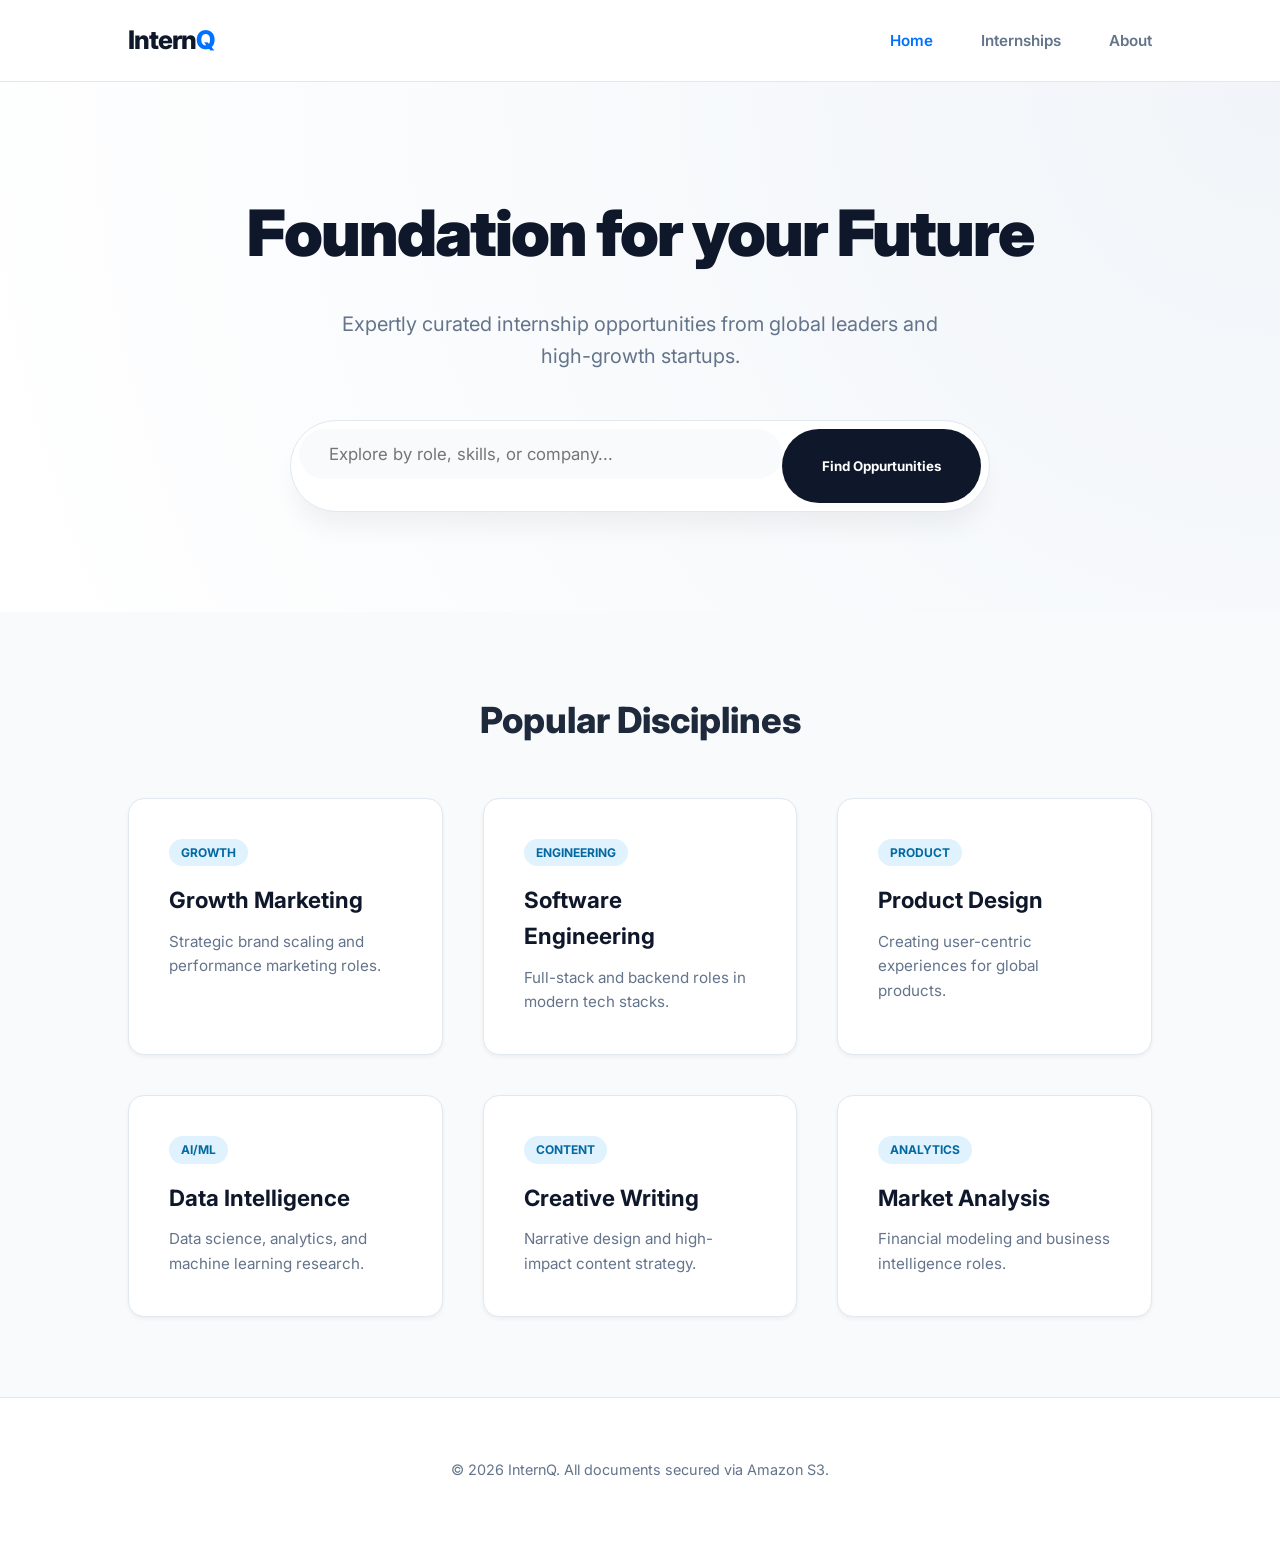
<file: index.html>
<!DOCTYPE html>
<html lang="en">
<head>
    <meta charset="UTF-8">
    <meta name="viewport" content="width=device-width, initial-scale=1.0">
    <title>InternQ | Professional Career Foundation</title>
    <link rel="stylesheet" href="styles.css">
    <link href="https://fonts.googleapis.com/css2?family=Inter:wght@400;600;700;800&display=swap" rel="stylesheet">
</head>
<body>
    <nav>
        <a href="index.html" class="logo">Intern<span>Q</span></a>
        <ul class="nav-links">
            <li><a href="index.html" class="active">Home</a></li>
            <li><a href="internships.html">Internships</a></li>
            <li><a href="about.html">About</a></li>
        </ul>
    </nav>

    <header class="hero">
        <h1>Foundation for your <span>Future</span></h1>
        <p>Expertly curated internship opportunities from global leaders and high-growth startups.</p>
        <div class="search-container">
            <input type="text" placeholder="Explore by role, skills, or company...">
            <button class="search-btn">Find Oppurtunities</button>
        </div>
    </header>

    <main class="container">
        <h2 class="section-title">Popular Disciplines</h2>
        <div class="grid">
            <div class="card" onclick="window.location.href='internships.html?cat=marketing'">
                <div class="badge">GROWTH</div>
                <h3>Growth Marketing</h3>
                <p>Strategic brand scaling and performance marketing roles.</p>
            </div>
            <div class="card" onclick="window.location.href='internships.html?cat=development'">
                <div class="badge">ENGINEERING</div>
                <h3>Software Engineering</h3>
                <p>Full-stack and backend roles in modern tech stacks.</p>
            </div>
            <div class="card" onclick="window.location.href='internships.html?cat=design'">
                <div class="badge">PRODUCT</div>
                <h3>Product Design</h3>
                <p>Creating user-centric experiences for global products.</p>
            </div>
            <div class="card" onclick="window.location.href='internships.html?cat=data'">
                <div class="badge">AI/ML</div>
                <h3>Data Intelligence</h3>
                <p>Data science, analytics, and machine learning research.</p>
            </div>
            <div class="card" onclick="window.location.href='internships.html?cat=writing'">
                <div class="badge">CONTENT</div>
                <h3>Creative Writing</h3>
                <p>Narrative design and high-impact content strategy.</p>
            </div>
            <div class="card" onclick="window.location.href='internships.html?cat=finance'">
                <div class="badge">ANALYTICS</div>
                <h3>Market Analysis</h3>
                <p>Financial modeling and business intelligence roles.</p>
            </div>
        </div>
    </main>

    <footer style="padding: 60px 10%; border-top: 1px solid var(--border); text-align: center; color: var(--text-muted); font-size: 0.9rem;">
        &copy; 2026 InternQ. All documents secured via Amazon S3.
    </footer>

    <script src="main.js"></script>
</body>
</html>
</file>
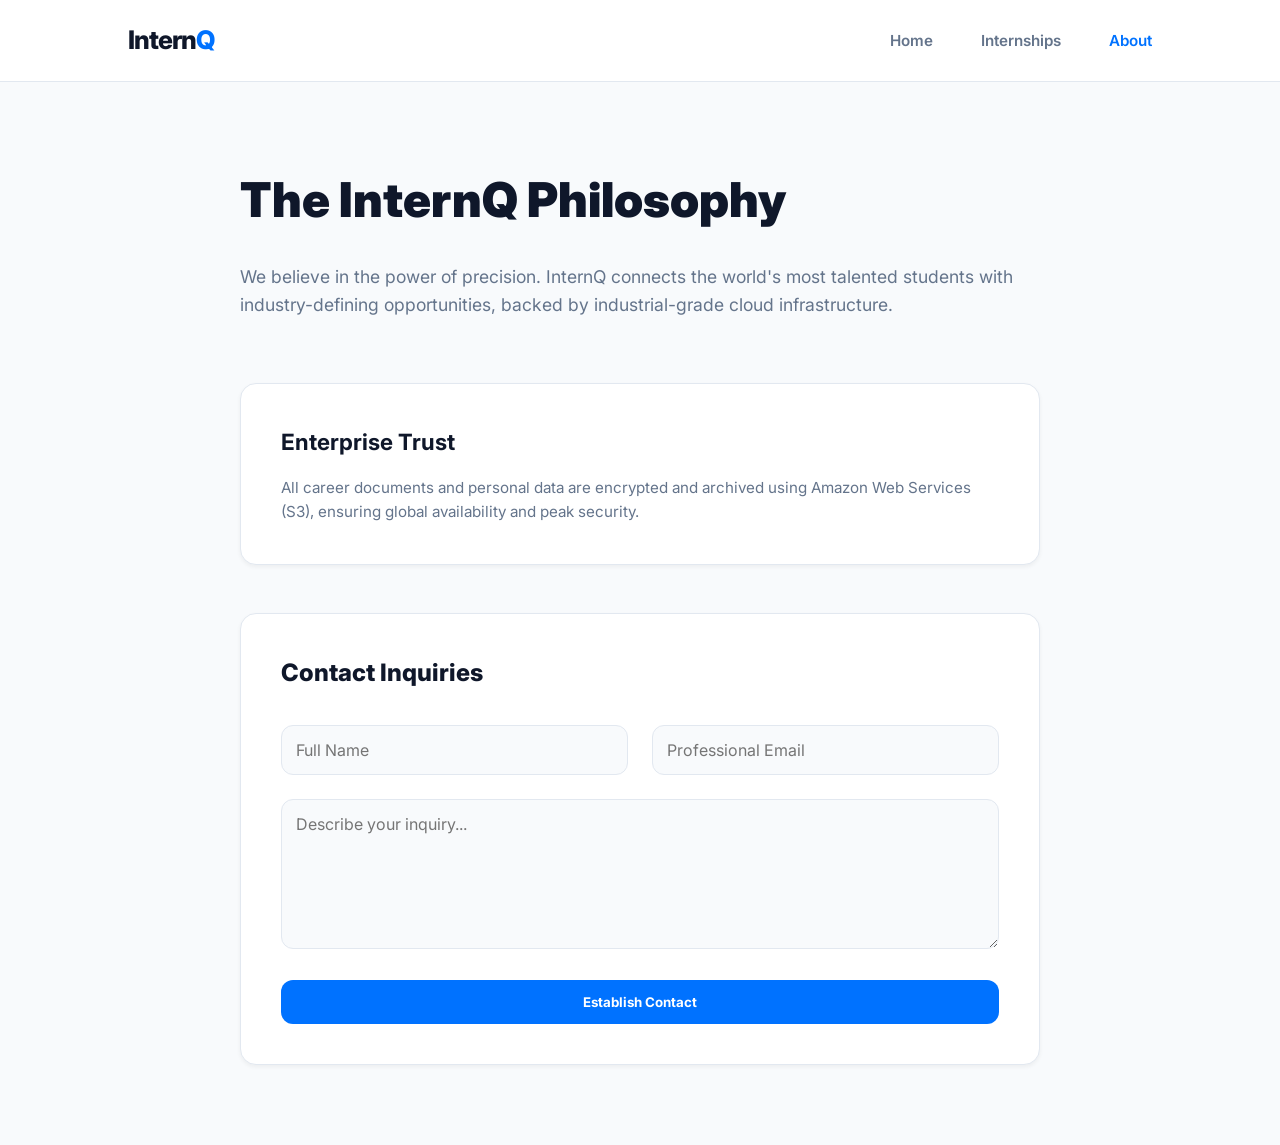
<file: about.html>
<!DOCTYPE html>
<html lang="en">
<head>
    <meta charset="UTF-8">
    <meta name="viewport" content="width=device-width, initial-scale=1.0">
    <title>About InternQ | Precision Career Services</title>
    <link rel="stylesheet" href="styles.css">
    <link href="https://fonts.googleapis.com/css2?family=Inter:wght@400;600;700;800&display=swap" rel="stylesheet">
</head>
<body>
    <nav>
        <a href="index.html" class="logo">Intern<span>Q</span></a>
        <ul class="nav-links">
            <li><a href="index.html">Home</a></li>
            <li><a href="internships.html">Internships</a></li>
            <li><a href="about.html" class="active">About</a></li>
        </ul>
    </nav>

    <main class="container">
        <div style="max-width: 800px; margin: 0 auto;">
            <h1 style="font-weight: 900; font-size: 3rem; margin-bottom: 1.5rem; color: var(--secondary);">The InternQ Philosophy</h1>
            <p style="font-size: 1.1rem; color: var(--text-muted); margin-bottom: 4rem;">We believe in the power of precision. InternQ connects the world's most talented students with industry-defining opportunities, backed by industrial-grade cloud infrastructure.</p>
            
            <div class="card" style="margin-bottom: 3rem;">
                <h3 style="margin-bottom: 1rem;">Enterprise Trust</h3>
                <p>All career documents and personal data are encrypted and archived using Amazon Web Services (S3), ensuring global availability and peak security.</p>
            </div>

            <div class="card" id="contact-card">
                <h3 style="margin-bottom: 2rem; font-size: 1.5rem; font-weight: 800;">Contact Inquiries</h3>
                <form id="contact-form">
                    <div style="display: grid; grid-template-columns: 1fr 1fr; gap: 1.5rem;">
                        <input type="text" id="name" placeholder="Full Name" required>
                        <input type="email" id="email" placeholder="Professional Email" required>
                    </div>
                    <textarea id="message" placeholder="Describe your inquiry..." rows="6" required></textarea>
                    <button class="btn-primary" type="submit">Establish Contact</button>
                </form>
                <div id="contact-status" style="margin-top: 1.5rem; text-align: center; display: none; padding: 15px; border-radius: 12px; font-weight: 600;"></div>
            </div>
        </div>
    </main>

    <script src="main.js"></script>
</body>
</html>
</file>
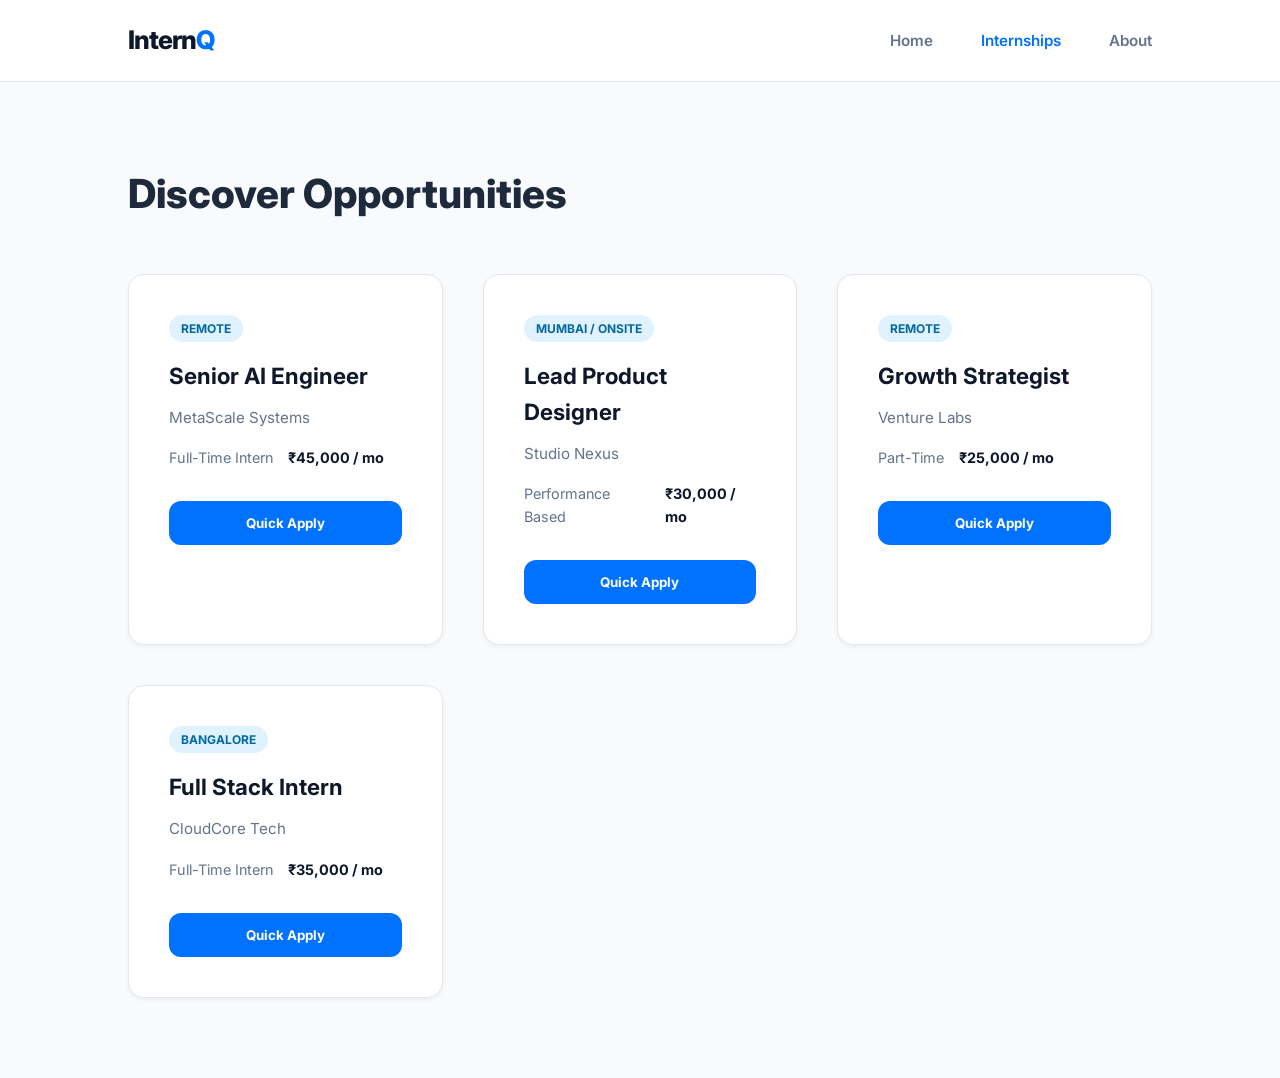
<file: internships.html>
<!DOCTYPE html>
<html lang="en">

<head>
    <meta charset="UTF-8">
    <meta name="viewport" content="width=device-width, initial-scale=1.0">
    <title>Internships | InternQ Discovery</title>
    <link rel="stylesheet" href="styles.css">
    <link href="https://fonts.googleapis.com/css2?family=Inter:wght@400;600;700;800&display=swap" rel="stylesheet">
    <style>
        .listing-info {
            display: flex;
            align-items: center;
            gap: 15px;
            margin-top: 1rem;
            font-size: 0.9rem;
            color: var(--text-muted);
        }

        .stipend {
            font-weight: 700;
            color: var(--secondary);
        }

        .apply-btn {
            margin-top: 2rem;
        }
    </style>
</head>

<body>
    <nav>
        <a href="index.html" class="logo">Intern<span>Q</span></a>
        <ul class="nav-links">
            <li><a href="index.html">Home</a></li>
            <li><a href="internships.html" class="active">Internships</a></li>
            <li><a href="about.html">About</a></li>
        </ul>
    </nav>

    <main class="container">
        <h1 style="margin-bottom: 3rem; font-weight: 800; font-size: 2.5rem;">Discover Opportunities</h1>
        <div class="grid">
            <div class="card">
                <div class="badge">REMOTE</div>
                <h3>Senior AI Engineer</h3>
                <p>MetaScale Systems</p>
                <div class="listing-info">
                    <span>Full-Time Intern</span>
                    <span class="stipend">₹45,000 / mo</span>
                </div>
                <button class="btn-primary apply-btn" onclick="openApplicationModal('Senior AI Engineer')">Quick
                    Apply</button>
            </div>

            <div class="card">
                <div class="badge">MUMBAI / ONSITE</div>
                <h3>Lead Product Designer</h3>
                <p>Studio Nexus</p>
                <div class="listing-info">
                    <span>Performance Based</span>
                    <span class="stipend">₹30,000 / mo</span>
                </div>
                <button class="btn-primary apply-btn" onclick="openApplicationModal('Lead Product Designer')">Quick
                    Apply</button>
            </div>

            <div class="card">
                <div class="badge">REMOTE</div>
                <h3>Growth Strategist</h3>
                <p>Venture Labs</p>
                <div class="listing-info">
                    <span>Part-Time</span>
                    <span class="stipend">₹25,000 / mo</span>
                </div>
                <button class="btn-primary apply-btn" onclick="openApplicationModal('Growth Strategist')">Quick
                    Apply</button>
            </div>

            <div class="card">
                <div class="badge">BANGALORE</div>
                <h3>Full Stack Intern</h3>
                <p>CloudCore Tech</p>
                <div class="listing-info">
                    <span>Full-Time Intern</span>
                    <span class="stipend">₹35,000 / mo</span>
                </div>
                <button class="btn-primary apply-btn" onclick="openApplicationModal('Full Stack Intern')">Quick
                    Apply</button>
            </div>
        </div>
    </main>

    <!-- Professional Modal -->
    <div id="apply-modal" class="modal">
        <div class="modal-content">
            <span class="close-modal" onclick="closeModal()">&times;</span>
            <h2 id="modal-title" style="font-weight: 800; margin-bottom: 0.5rem; color: var(--secondary);">Apply for
                Position</h2>
            <p style="color: var(--text-muted); margin-bottom: 2rem; font-size: 0.95rem;">Please provide your
                professional resume (PDF only) to initialize the application process.</p>

            <div id="drop-zone"
                style="border: 2px dashed var(--border); padding: 40px; border-radius: 16px; text-align: center; cursor: pointer; background: var(--bg-sub); transition: var(--transition);">
                <div style="font-size: 2.5rem; margin-bottom: 1rem;">📄</div>
                <p style="font-weight: 600; color: var(--secondary);">Click to browse files</p>
                <p style="font-size: 0.85rem; color: var(--text-muted); margin-top: 5px;">Supported: PDF (Max 5MB)</p>
                <input type="file" id="file-input" style="display: none;" accept=".pdf">
            </div>

            <div id="file-info"
                style="margin-top: 1.5rem; text-align: center; font-weight: 700; color: var(--primary);"></div>
            <div id="status-message"
                style="margin-top: 1rem; text-align: center; font-size: 0.9rem; padding: 12px; border-radius: 8px; display: none;">
            </div>

            <button id="submit-application" class="btn-primary" style="margin-top: 2rem; display: none;">Submit My
                Application</button>
        </div>
    </div>

    <script src="main.js"></script>
</body>

</html>
</file>
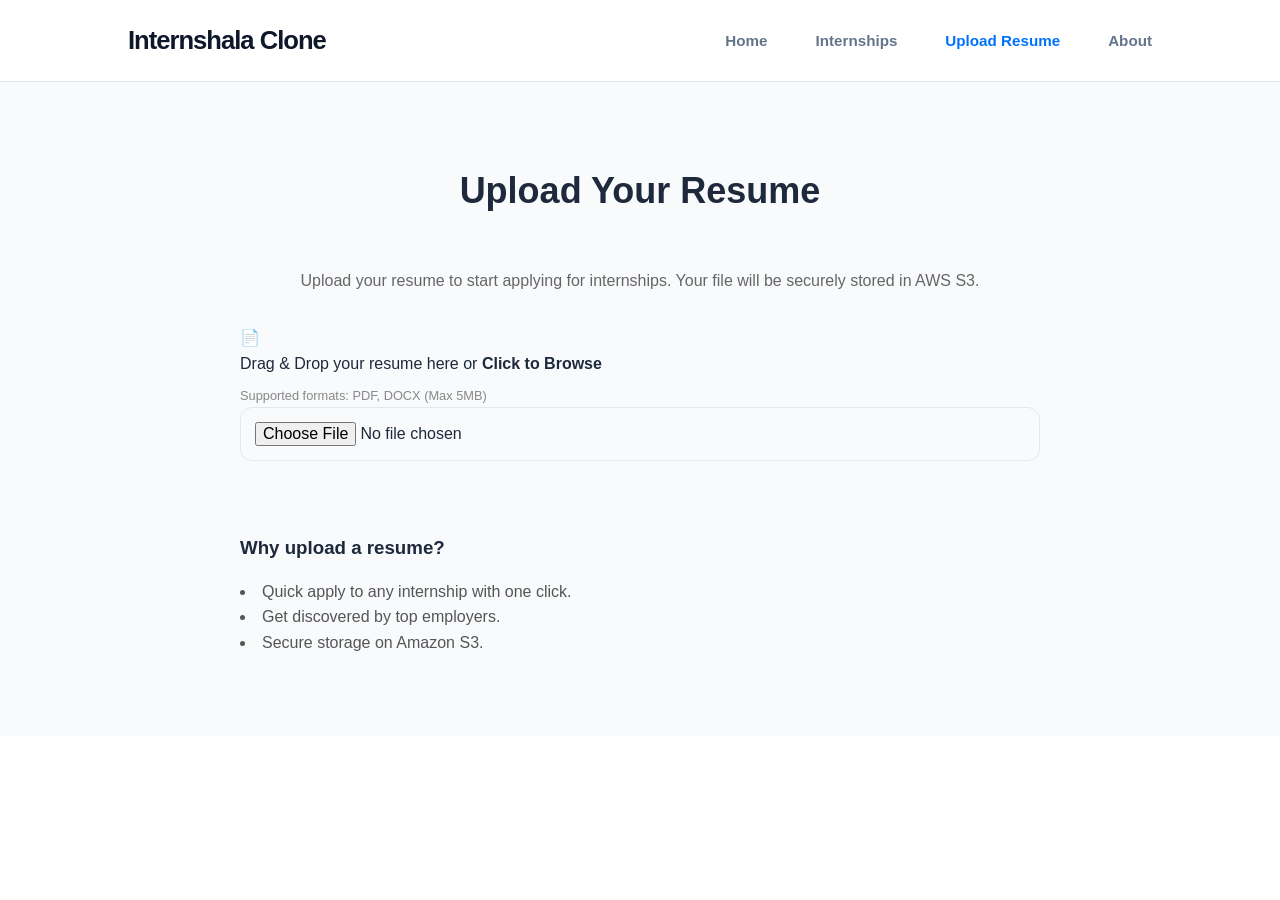
<file: profile.html>
<!DOCTYPE html>
<html lang="en">
<head>
    <meta charset="UTF-8">
    <meta name="viewport" content="width=device-width, initial-scale=1.0">
    <title>Profile & Upload - Internshala Clone</title>
    <link rel="stylesheet" href="styles.css">
    <style>
        .profile-container {
            max-width: 800px;
            margin: 0 auto;
        }
        .status-msg {
            margin-top: 1rem;
            padding: 1rem;
            border-radius: 8px;
            display: none;
        }
        .status-success {
            background: #d4edda;
            color: #155724;
            display: block;
        }
        .status-error {
            background: #f8d7da;
            color: #721c24;
            display: block;
        }
        .progress-bar {
            width: 100%;
            height: 8px;
            background: #eee;
            border-radius: 4px;
            margin-top: 1rem;
            display: none;
            overflow: hidden;
        }
        .progress-inner {
            width: 0%;
            height: 100%;
            background: var(--primary);
            transition: width 0.3s ease;
        }
    </style>
</head>
<body>
    <nav>
        <a href="index.html" class="logo">Internshala Clone</a>
        <ul class="nav-links">
            <li><a href="index.html">Home</a></li>
            <li><a href="internships.html">Internships</a></li>
            <li><a href="profile.html" class="active">Upload Resume</a></li>
            <li><a href="about.html">About</a></li>
        </ul>
    </nav>

    <main class="container">
        <div class="profile-container">
            <h2 class="section-title">Upload Your Resume</h2>
            <p style="text-align: center; margin-bottom: 2rem; color: #666;">
                Upload your resume to start applying for internships. Your file will be securely stored in AWS S3.
            </p>

            <div class="upload-area" id="drop-zone">
                <div class="upload-icon">📄</div>
                <p>Drag & Drop your resume here or <strong>Click to Browse</strong></p>
                <p style="font-size: 0.8rem; color: #888; margin-top: 10px;">Supported formats: PDF, DOCX (Max 5MB)</p>
                <input type="file" id="file-input" accept=".pdf,.docx">
            </div>

            <div id="file-info" style="margin-top: 1rem; text-align: center; font-weight: 600; color: var(--primary);"></div>

            <div class="progress-bar" id="progress-container">
                <div class="progress-inner" id="progress-bar"></div>
            </div>

            <div id="status-message" class="status-msg"></div>

            <div style="margin-top: 3rem;">
                <h3>Why upload a resume?</h3>
                <ul style="margin-top: 1rem; color: #555; list-style-position: inside;">
                    <li>Quick apply to any internship with one click.</li>
                    <li>Get discovered by top employers.</li>
                    <li>Secure storage on Amazon S3.</li>
                </ul>
            </div>
        </div>
    </main>

    <script src="main.js"></script>
</body>
</html>
</file>
<file: styles.css>
:root {
    --primary: #0072FF;
    --primary-hover: #0056CC;
    --secondary: #0F172A;
    --accent: #F59E0B;
    --bg-main: #FFFFFF;
    --bg-sub: #F8FAFC;
    --text-main: #1E293B;
    --text-muted: #64748B;
    --white: #FFFFFF;
    --border: #E2E8F0;
    --shadow-sm: 0 2px 4px rgba(0,0,0,0.05);
    --shadow-md: 0 10px 15px -3px rgba(0,0,0,0.1);
    --radius-lg: 16px;
    --radius-md: 12px;
    --transition: all 0.3s cubic-bezier(0.4, 0, 0.2, 1);
}

* {
    margin: 0;
    padding: 0;
    box-sizing: border-box;
    font-family: 'Inter', -apple-system, sans-serif;
}

body {
    background-color: var(--bg-main);
    color: var(--text-main);
    line-height: 1.6;
    overflow-x: hidden;
}

/* Nav */
nav {
    background: rgba(255, 255, 255, 0.9);
    backdrop-filter: blur(10px);
    padding: 1.25rem 10%;
    display: flex;
    justify-content: space-between;
    align-items: center;
    position: sticky;
    top: 0;
    z-index: 1000;
    border-bottom: 1px solid var(--border);
}

.logo {
    font-size: 1.6rem;
    font-weight: 800;
    color: var(--secondary);
    text-decoration: none;
    letter-spacing: -1px;
}

.logo span { color: var(--primary); }

.nav-links {
    display: flex;
    gap: 3rem;
    list-style: none;
}

.nav-links a {
    text-decoration: none;
    color: var(--text-muted);
    font-weight: 600;
    font-size: 0.95rem;
    transition: var(--transition);
}

.nav-links a:hover, .nav-links a.active {
    color: var(--primary);
}

/* Hero */
.hero {
    padding: 100px 10%;
    background: radial-gradient(circle at top right, #f1f5f9 0%, #ffffff 100%);
    text-align: center;
    display: flex;
    flex-direction: column;
    align-items: center;
}

.hero h1 {
    font-size: 4rem;
    font-weight: 900;
    color: var(--secondary);
    margin-bottom: 1.5rem;
    letter-spacing: -2px;
}

.hero p {
    font-size: 1.25rem;
    color: var(--text-muted);
    max-width: 650px;
    margin-bottom: 3rem;
}

.search-container {
    background: var(--white);
    padding: 8px;
    border-radius: 100px;
    display: flex;
    width: 100%;
    max-width: 700px;
    box-shadow: 0 20px 25px -5px rgba(0,0,0,0.05);
    border: 1px solid var(--border);
}

.search-container input {
    flex: 1;
    border: none;
    padding: 15px 30px;
    font-size: 1.05rem;
    outline: none;
    border-radius: 100px;
}

.search-btn {
    background: var(--secondary);
    color: var(--white);
    border: none;
    padding: 15px 40px;
    border-radius: 100px;
    font-weight: 700;
    cursor: pointer;
    transition: var(--transition);
}

.search-btn:hover {
    background: var(--primary);
    transform: translateY(-2px);
}

/* Container */
.container {
    padding: 80px 10%;
    background: var(--bg-sub);
}

.section-title {
    font-size: 2.25rem;
    font-weight: 800;
    margin-bottom: 3rem;
    text-align: center;
}

.grid {
    display: grid;
    grid-template-columns: repeat(auto-fill, minmax(300px, 1fr));
    gap: 2.5rem;
}

.card {
    background: var(--white);
    padding: 2.5rem;
    border-radius: var(--radius-lg);
    box-shadow: var(--shadow-sm);
    border: 1px solid var(--border);
    transition: var(--transition);
}

.card:hover {
    transform: translateY(-8px);
    box-shadow: var(--shadow-md);
    border-color: var(--primary);
}

.card h3 {
    font-size: 1.4rem;
    margin-bottom: 0.75rem;
    color: var(--secondary);
}

.card p {
    color: var(--text-muted);
    font-size: 0.95rem;
}

/* Modal */
.modal {
    position: fixed;
    top: 0;
    left: 0;
    width: 100%;
    height: 100%;
    background: rgba(15, 23, 42, 0.4);
    backdrop-filter: blur(8px);
    display: none;
    justify-content: center;
    align-items: center;
    z-index: 2000;
}

.modal-content {
    background: var(--white);
    padding: 3rem;
    border-radius: 24px;
    width: 90%;
    max-width: 550px;
    box-shadow: 0 25px 50px -12px rgba(0, 0, 0, 0.25);
    position: relative;
    animation: popIn 0.4s cubic-bezier(0.16, 1, 0.3, 1);
}

@keyframes popIn {
    from { transform: scale(0.9) translateY(20px); opacity: 0; }
    to { transform: scale(1) translateY(0); opacity: 1; }
}

.close-modal {
    position: absolute;
    top: 25px;
    right: 30px;
    font-size: 1.5rem;
    color: var(--text-muted);
    cursor: pointer;
}

.btn-primary {
    background: var(--primary);
    color: var(--white);
    padding: 14px 28px;
    border-radius: var(--radius-md);
    font-weight: 700;
    border: none;
    cursor: pointer;
    transition: var(--transition);
    width: 100%;
}

.btn-primary:hover {
    background: var(--primary-hover);
    transform: translateY(-2px);
}

/* Forms */
input, textarea {
    width: 100%;
    padding: 14px;
    border: 1px solid var(--border);
    border-radius: var(--radius-md);
    margin-bottom: 1.5rem;
    font-size: 1rem;
    outline: none;
    background: var(--bg-sub);
}

input:focus, textarea:focus {
    border-color: var(--primary);
    background: var(--white);
}

/* Utilities */
.badge {
    background: #E0F2FE;
    color: #0369A1;
    padding: 4px 12px;
    border-radius: 50px;
    font-size: 0.75rem;
    font-weight: 700;
    display: inline-block;
    margin-bottom: 1rem;
}
</file>
